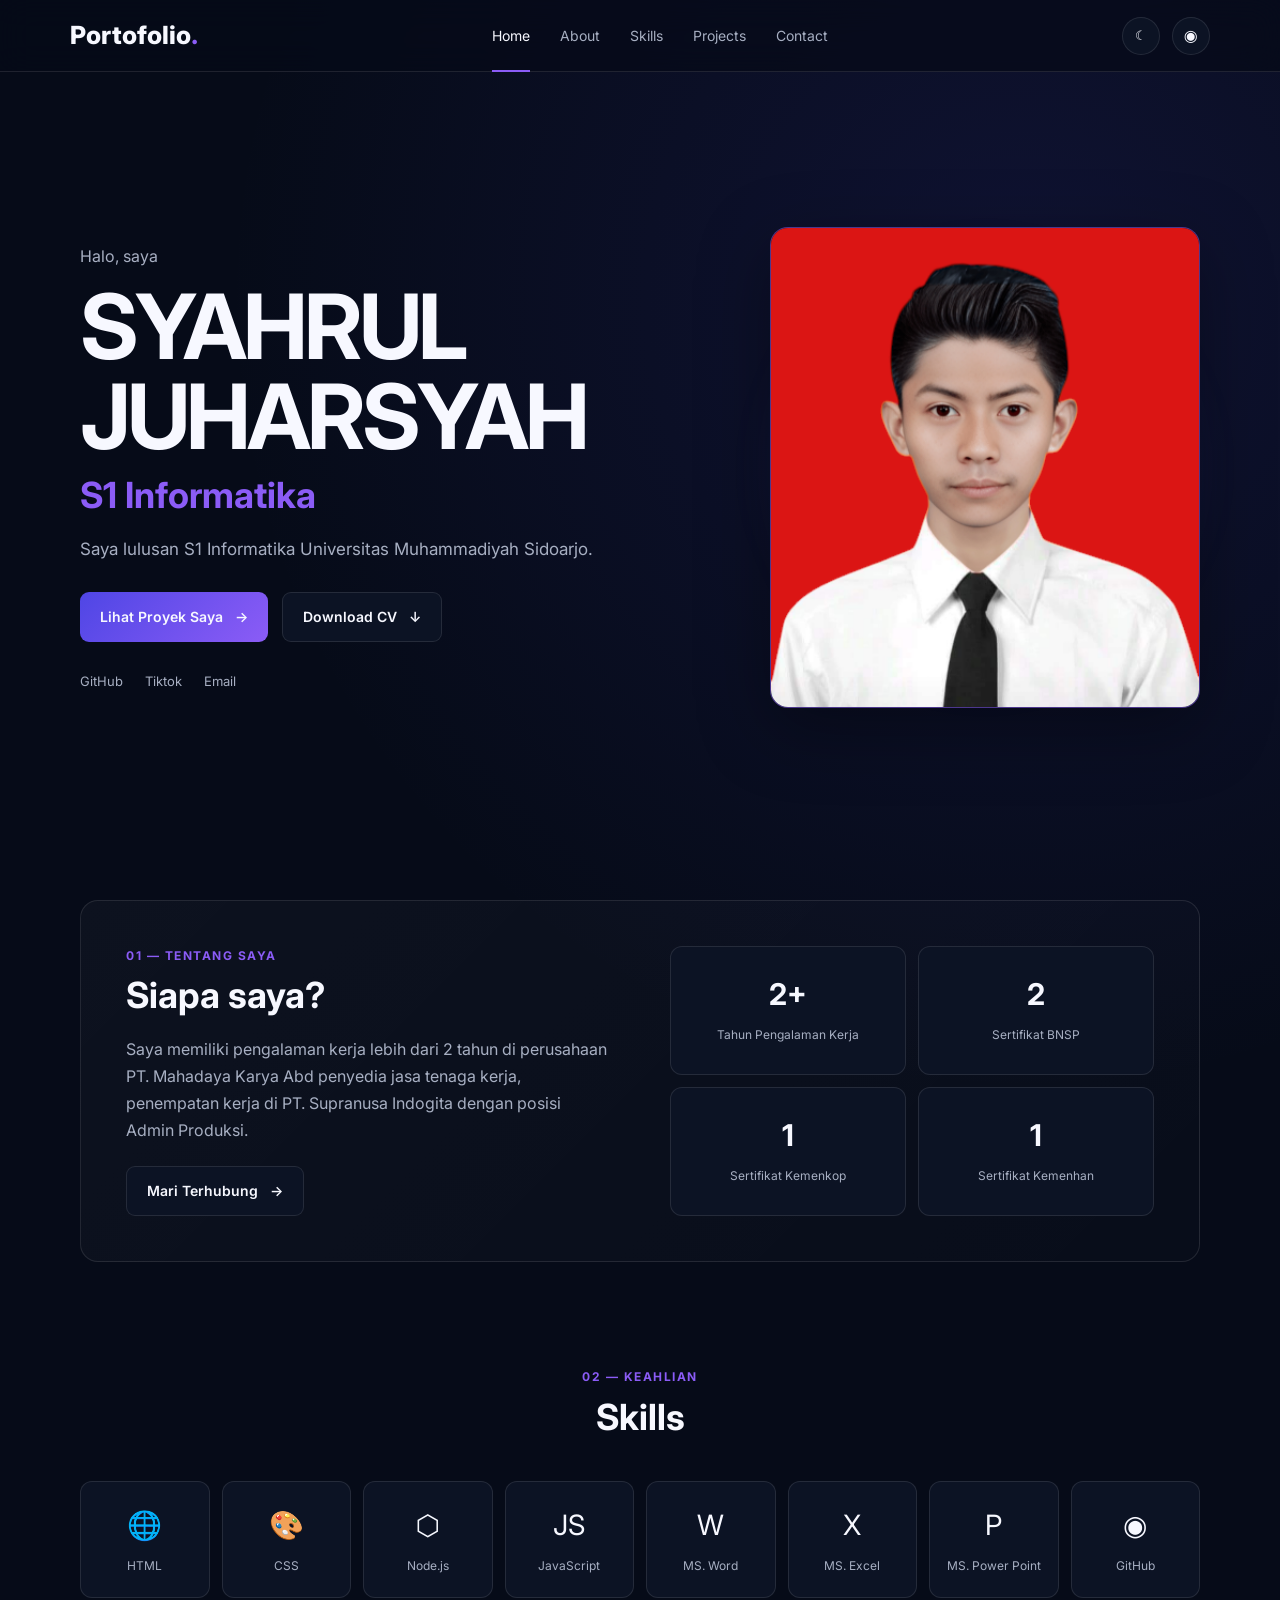
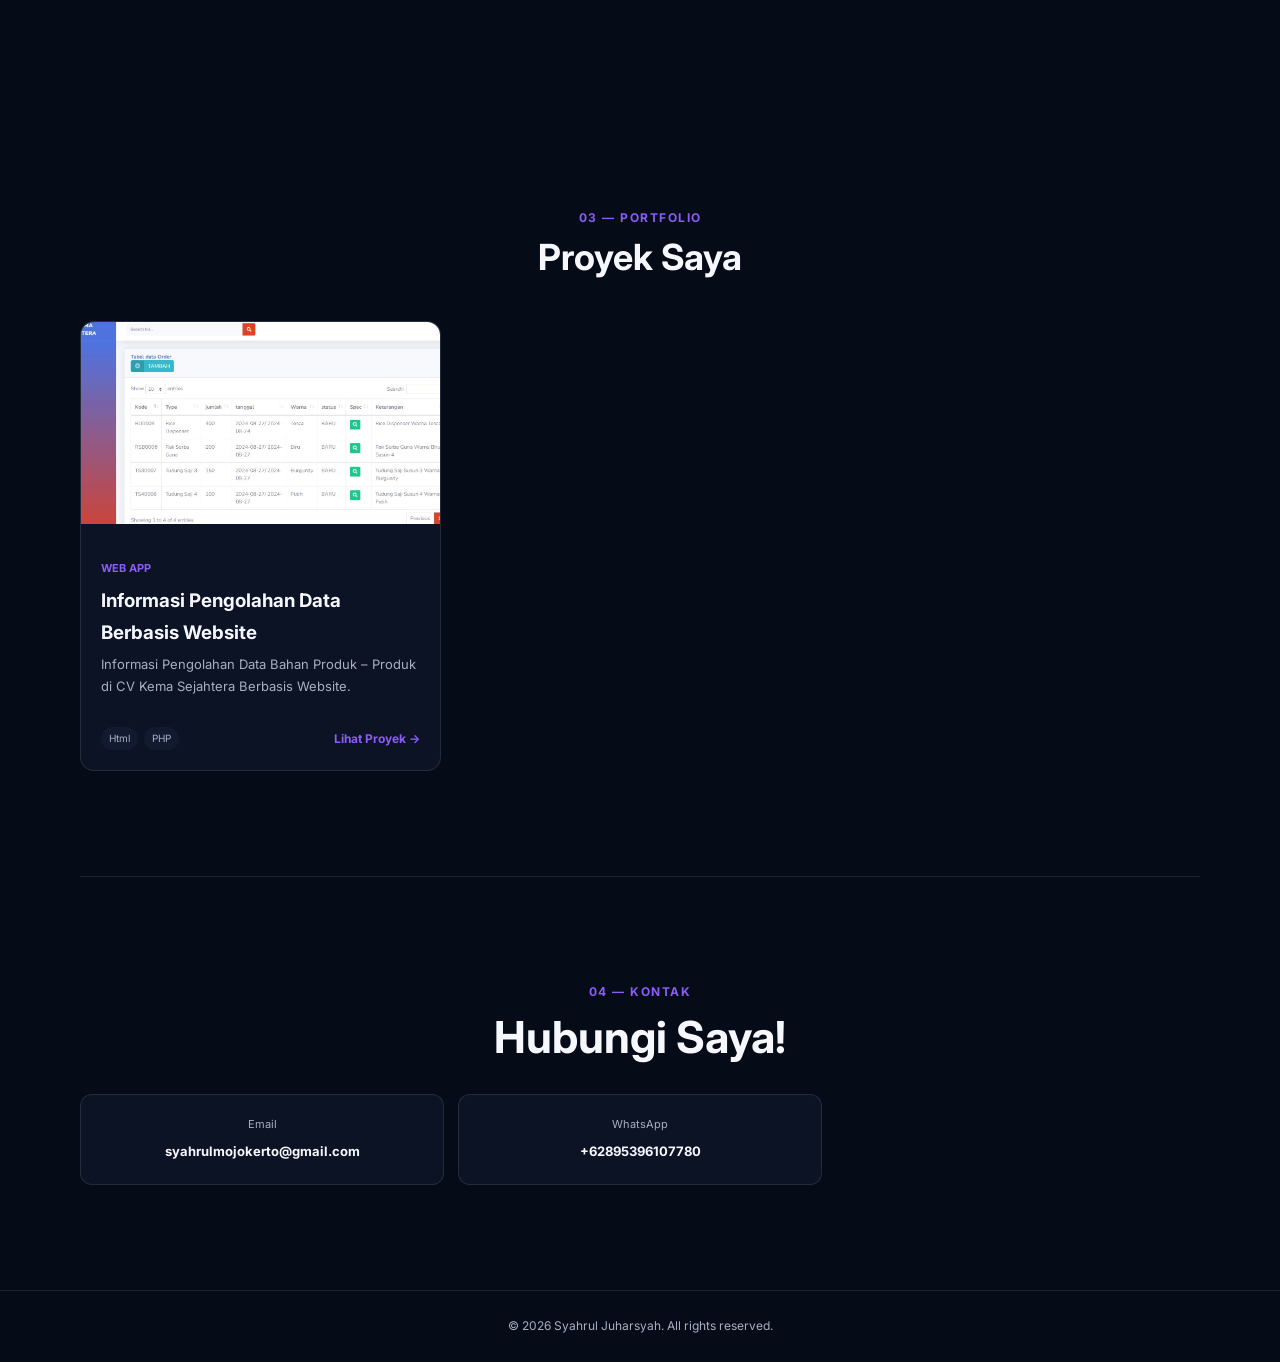
<file: index.html>
<!DOCTYPE html>
<html lang="id">
<head>
  <meta charset="UTF-8">
  <meta name="viewport" content="width=device-width, initial-scale=1.0">
  <!--================= SEO META TAGS =================-->
  <title>Syahrul Juharsyah — Portofolio</title>
  <link rel="stylesheet" href="style.css">
  <link rel="icon" href="assets/Photoroom-20260727_205811.png" type="image/svg+xml">
  <meta name="description" content="Syahrul Juharsyah adalah lulusan Informatika Lihat portfolio, skills, dan project saya.">
  <meta name="keywords" content="Syahrul Juharsyah, Web Developer, Informatika, Programmer, Portfolio, Website Developer, HTML, CSS, JavaScript, Microsoft Word, Microsoft Excel, PowerPoint">
  <meta name="author" content="Syahrul Juharsyah">
  <meta name="robots" content="index, follow">
  <meta name="googlebot" content="index, follow">
  <meta name="language" content="id">
  <meta name="revisit-after" content="1 days">
  <!--Canonical-->
  <link rel="canonical" href="https://syahruljuharsyah.github.io/">
  <!--================= OPEN GRAPH =================-->
  <meta property="og:type" content="website">
  <meta property="og:url" content="https://syahruljuharsyah.github.io/">
  <meta property="og:title" content="Syahrul Juharsyah | Portofolio">
  <meta property="og:description" content="Portfolio Syahrul Juharsyah lulusan S1 Informatika. Lihat skills, project, dan pengalaman saya.">
  <meta property="og:site_name" content="Syahrul Juharsyah">
  <meta property="og:locale" content="id_ID">
  <!-- Ganti dengan gambar OG kamu -->
  <meta property="og:image" content="https://syahruljuharsyah.github.io/assets/Photoroom-20260727_205811.png">
  <meta property="og:image:alt" content="Syahrul Juharsyah Portfolio">
  <!--================= TWITTER CARD =================-->
  <meta name="twitter:card" content="summary_large_image">
  <meta name="twitter:title" content="Syahrul Juharsyah | Portofolio">
  <meta name="twitter:description" content="Portfolio Syahrul Juharsyah lulusan S1 Informatika.">
  <meta name="twitter:image" content="https://syahruljuharsyah.github.io/assets/Photoroom-20260727_205811.png">
  <!-- ================= MOBILE ================= -->
  <meta name="theme-color" content="#0b1020">
  <meta name="apple-mobile-web-app-capable" content="yes">
  <meta name="apple-mobile-web-app-status-bar-style" content="black-translucent">
  <!-- ================= SECURITY / REFERRER ================= -->
  <meta name="referrer" content="strict-origin-when-cross-origin">
  <script type='application/ld+json'>
   {
	"@context": "http://schema.org",
	"@type": "Product",
	"name": "Syahrul Juharsyah",
	"aggregateRating": {
		"@type": "AggregateRating",
		"ratingValue": "5",
		"ratingCount": "93848",
		"reviewCount": "93848"
	  }
    }
 </script>
</head>
<body>
  <header class="navbar">
    <a class="logo" href="#home">Portofolio<span>.</span></a>
    <nav id="nav">
      <a href="#home" class="active">Home</a>
      <a href="#about">About</a>
      <a href="#skills">Skills</a>
      <a href="#projects">Projects</a>
      <a href="#contact">Contact</a>
    </nav>
    <div class="nav-actions">
      <button id="themeToggle" aria-label="Ganti tema">☾</button>
      <a class="github-top" href="https://github.com/syahruljuharsyah" target="_blank" rel="noopener" aria-label="GitHub">◉</a>
      <button id="menuToggle" class="menu-toggle" aria-label="Buka menu">☰</button>
    </div>
  </header>

  <main>
    <section id="home" class="hero section">
      <div class="hero-copy reveal">
        <p class="eyebrow">Halo, saya</p>
        <h1>SYAHRUL JUHARSYAH</h1>
        <h2>S1 Informatika</h2>
        <p class="hero-text">
          Saya lulusan S1 Informatika Universitas Muhammadiyah Sidoarjo.
        </p>
        <div class="buttons">
          <a class="btn primary" href="#projects">Lihat Proyek Saya <span>→</span></a>
          <a class="btn" href="assets/CV.pdf" download>Download CV <span>↓</span></a>
        </div>
        <div class="socials">
          <a href="https://github.com/syahruljuharsyah" target="_blank" rel="noopener">GitHub</a>
          <a href="https://www.tiktok.com/@kotokbiru" target="_blank" rel="noopener">Tiktok</a>
          <a href="mailto:syahrulmojokerto@gmail.com">Email</a>
        </div>
      </div>

      <div class="hero-photo reveal">
        <div class="photo-glow"></div>
        <img src="assets/Photoroom-20260727_205811.png" alt="Foto profil Syahrul Juharsyah" id="profileImage">
      </div>
    </section>

    <section id="about" class="about section reveal">
      <div>
        <p class="section-label">01 — Tentang Saya</p>
        <h2>Siapa saya?</h2>
        <p>
          Saya memiliki pengalaman kerja lebih dari 2 tahun di perusahaan PT. Mahadaya Karya Abd penyedia jasa tenaga kerja, penempatan kerja di PT. Supranusa Indogita dengan posisi Admin Produksi.
        </p>
        <a class="btn" href="#contact">Mari Terhubung <span>→</span></a>
      </div>
      <div class="stats">
        <div class="stat"><strong>2+</strong><span>Tahun Pengalaman Kerja</span></div>
        <div class="stat"><strong>2</strong><span>Sertifikat BNSP</span></div>
        <div class="stat"><strong>1</strong><span>Sertifikat Kemenkop</span></div>
        <div class="stat"><strong>1</strong><span>Sertifikat Kemenhan</span></div>
      </div>
    </section>

    <section id="skills" class="section reveal">
      <div class="section-heading">
        <p class="section-label">02 — Keahlian</p>
        <h2>Skills</h2>
      </div>
      <div class="skills-grid" id="skillsGrid"></div>
    </section>

    <section id="projects" class="section reveal">
      <div class="section-heading">
        <p class="section-label">03 — Portfolio</p>
        <h2>Proyek Saya</h2>
      </div>
      <div class="projects-grid" id="projectsGrid"></div>
    </section>

    <section id="contact" class="contact section reveal">
      <p class="section-label">04 — Kontak</p>
      <h2>Hubungi Saya!</h2>
      <div class="contact-grid">
        <a href="mailto:syahrulmojokerto@gmail.com"><span>Email</span><strong>syahrulmojokerto@gmail.com</strong></a>
        <a href="https://wa.me/62895396107780" target="_blank" rel="noopener"><span>WhatsApp</span><strong>+62895396107780</strong></a>
      </div>
    </section>
  </main>

  <footer>
    <p>© <span id="year"></span> Syahrul Juharsyah. All rights reserved.</p>
  </footer>

  <button id="backTop" aria-label="Kembali ke atas">↑</button>
  <script src="script.js"></script>
</body>
</html>
</file>
<file: style.css>
@import url('https://fonts.googleapis.com/css2?family=Inter:wght@400;500;600;700;800&display=swap');

:root {
  --bg: #060b18;
  --surface: #0c1324;
  --surface-2: #111a2e;
  --text: #f7f8ff;
  --muted: #a7afc2;
  --line: rgba(255,255,255,.10);
  --primary: #8b5cf6;
  --primary-2: #4f46e5;
  --shadow: 0 20px 70px rgba(0,0,0,.35);
}
[data-theme="light"] {
  --bg: #f7f8fc;
  --surface: #ffffff;
  --surface-2: #eef1f8;
  --text: #121522;
  --muted: #5d6575;
  --line: rgba(18,21,34,.12);
  --shadow: 0 20px 60px rgba(20,25,50,.12);
}
* { box-sizing: border-box; margin: 0; padding: 0; }
html { scroll-behavior: smooth; }
body {
  font-family: Inter, system-ui, sans-serif;
  background: radial-gradient(circle at 80% 10%, rgba(79,70,229,.13), transparent 28%), var(--bg);
  color: var(--text); line-height: 1.7; overflow-x: hidden;
}
a { color: inherit; text-decoration: none; }
.navbar {
  position: fixed; inset: 0 0 auto; z-index: 20; height: 72px;
  display: flex; align-items: center; justify-content: space-between;
  padding: 0 5.5%; background: rgba(6,11,24,.72);
  border-bottom: 1px solid var(--line); backdrop-filter: blur(16px);
}
[data-theme="light"] .navbar { background: rgba(247,248,252,.78); }
.logo { font-size: 25px; font-weight: 800; }
.logo span, .section-label, .hero h2 { color: var(--primary); }
nav { display: flex; gap: 30px; }
nav a { color: var(--muted); font-size: 14px; position: relative; padding: 25px 0; }
nav a:hover, nav a.active { color: var(--text); }
nav a.active::after { content:""; position:absolute; left:0; right:0; bottom:0; height:2px; background:var(--primary); }
.nav-actions { display:flex; align-items:center; gap:12px; }
.nav-actions button, .github-top {
  width: 38px; height: 38px; display:grid; place-items:center; border:1px solid var(--line);
  background:var(--surface); color:var(--text); border-radius:50%; cursor:pointer;
}
.menu-toggle { display:none !important; }
.section { width:min(1120px, 90%); margin:auto; padding:105px 0; }
.hero { min-height:100vh; padding-top:140px; display:grid; grid-template-columns:1fr 1fr; gap:70px; align-items:center; }
.eyebrow { color:var(--muted); font-size:16px; margin-bottom:12px; }
.hero h1 { font-size:clamp(55px,8vw,90px); line-height:1; letter-spacing:-4px; }
.hero h2 { font-size:clamp(30px,4vw,48px); margin:12px 0; }
.hero-text { max-width:570px; color:var(--muted); font-size:17px; }
.buttons { display:flex; flex-wrap:wrap; gap:14px; margin:28px 0; }
.btn {
  display:inline-flex; align-items:center; gap:12px; padding:12px 20px;
  border:1px solid var(--line); border-radius:9px; background:var(--surface);
  transition:.25s; font-weight:600; font-size:14px;
}
.btn:hover { transform:translateY(-3px); border-color:rgba(139,92,246,.6); }
.btn.primary { background:linear-gradient(135deg,var(--primary-2),var(--primary)); border:0; }
.socials { display:flex; gap:22px; color:var(--muted); font-size:13px; }
.socials a:hover { color:var(--text); }
.hero-photo { position:relative; width:min(430px,100%); justify-self:end; }
.hero-photo::before {
  content:""; position:absolute; inset:-30px; background:radial-gradient(circle, rgba(99,102,241,.30), transparent 65%); filter:blur(15px); z-index:-1;
}
.hero-photo img {
  display:block; width:100%; aspect-ratio:1/1.12; object-fit:cover;
  border:1px solid rgba(139,92,246,.5); border-radius:18px; background:var(--surface);
  box-shadow:var(--shadow);
}
.about {
  display:grid; grid-template-columns:1fr 1fr; gap:60px; padding:45px;
  background:linear-gradient(135deg,rgba(255,255,255,.03),rgba(255,255,255,.01));
  border:1px solid var(--line); border-radius:18px;
}
.section-label { font-size:12px; font-weight:700; letter-spacing:1.5px; text-transform:uppercase; margin-bottom:8px; }
.section h2 { font-size:36px; line-height:1.2; margin-bottom:18px; }
.about p:not(.section-label), .contact > p:not(.section-label) { color:var(--muted); margin-bottom:22px; }
.stats { display:grid; grid-template-columns:repeat(2,1fr); gap:12px; }
.stat { padding:22px; background:var(--surface); border:1px solid var(--line); border-radius:12px; text-align:center; }
.stat strong { display:block; font-size:30px; color:var(--text); }
.stat span { color:var(--muted); font-size:12px; }
.section-heading { text-align:center; margin-bottom:42px; }
.skills-grid { display:grid; grid-template-columns:repeat(8,1fr); gap:12px; }
.skill {
  text-align:center; padding:20px 8px; border:1px solid var(--line); background:var(--surface);
  border-radius:12px; transition:.25s;
}
.skill:hover { transform:translateY(-5px); border-color:rgba(139,92,246,.55); }
.skill-icon { font-size:28px; margin-bottom:7px; }
.skill span { display:block; color:var(--muted); font-size:12px; }
.projects-grid { display:grid; grid-template-columns:repeat(3,1fr); gap:18px; }
.project {
  overflow:hidden; border:1px solid var(--line); background:var(--surface); border-radius:14px; transition:.25s;
}
.project:hover { transform:translateY(-6px); box-shadow:var(--shadow); }
.project img { width:100%; aspect-ratio:16/9; object-fit:cover; background:var(--surface-2); }
.project-body { padding:20px; }
.project-type { color:var(--primary); font-size:11px; font-weight:700; text-transform:uppercase; }
.project h3 { margin:5px 0; }
.project p { color:var(--muted); font-size:13px; min-height:62px; }
.project-bottom { display:flex; justify-content:space-between; align-items:center; margin-top:12px; gap:10px; }
.tags { display:flex; flex-wrap:wrap; gap:6px; }
.tag { padding:3px 8px; border-radius:20px; background:var(--surface-2); color:var(--muted); font-size:10px; }
.project-link { color:var(--primary); font-size:12px; font-weight:700; }
.contact { text-align:center; border-top:1px solid var(--line); }
.contact h2 { font-size:44px; }
.contact-grid { display:grid; grid-template-columns:repeat(3,1fr); gap:14px; margin-top:30px; }
.contact-grid a { padding:20px; border:1px solid var(--line); border-radius:12px; background:var(--surface); }
.contact-grid span { display:block; color:var(--muted); font-size:11px; margin-bottom:4px; }
.contact-grid strong { font-size:13px; overflow-wrap:anywhere; }
footer { text-align:center; padding:25px; border-top:1px solid var(--line); color:var(--muted); font-size:12px; }
#backTop { position:fixed; right:25px; bottom:25px; width:42px; height:42px; border:0; border-radius:10px; background:linear-gradient(135deg,var(--primary-2),var(--primary)); color:#fff; cursor:pointer; display:none; }
.reveal { opacity:0; transform:translateY(22px); transition:.7s ease; }
.reveal.show { opacity:1; transform:none; }
@media (max-width: 850px) {
  nav { position:absolute; top:72px; left:5%; right:5%; display:none; flex-direction:column; gap:0; padding:10px 20px; background:var(--surface); border:1px solid var(--line); border-radius:12px; }
  nav.open { display:flex; }
  nav a { padding:10px; }
  nav a.active::after { display:none; }
  .menu-toggle { display:grid !important; }
  .hero, .about { grid-template-columns:1fr; }
  .hero { padding-top:120px; }
  .hero-photo { justify-self:center; width:min(390px,90%); }
  .skills-grid { grid-template-columns:repeat(4,1fr); }
  .projects-grid { grid-template-columns:1fr 1fr; }
}
@media (max-width: 560px) {
  .section { padding:75px 0; }
  .navbar { padding:0 5%; }
  .github-top { display:none; }
  .hero h1 { letter-spacing:-2px; }
  .about { padding:28px; }
  .stats { grid-template-columns:1fr 1fr; }
  .skills-grid { grid-template-columns:repeat(2,1fr); }
  .projects-grid, .contact-grid { grid-template-columns:1fr; }
  .contact h2 { font-size:34px; }
}
</file>
